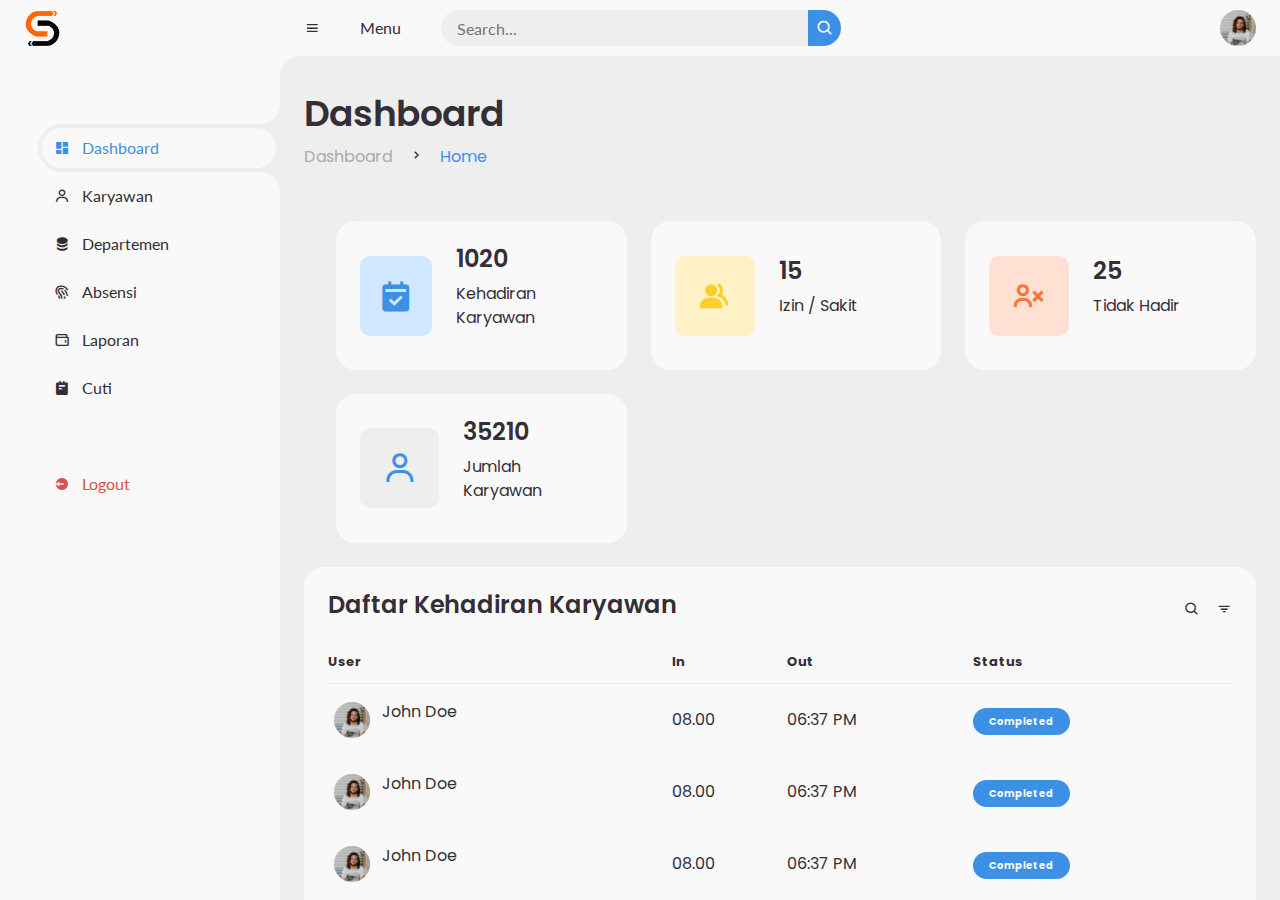
<file: index.html>
<!DOCTYPE html>
<html lang="en">

<head>
	<meta charset="UTF-8">
	<meta name="viewport" content="width=device-width, initial-scale=1.0">

	<!-- Boxicons -->
	<link href='https://unpkg.com/boxicons@2.0.9/css/boxicons.min.css' rel='stylesheet'>
	<!-- My CSS -->
	<link rel="stylesheet" href="style.css">
	<link href='bootstrap/css/bootstrap.css' rel='stylesheet'>
	<link rel="stylesheet" href="bootstrap/datatables/datatables.css">
	<link href="fontawesome/css/all.css" rel="stylesheet">
	<link rel="stylesheet" href="style.css">

	<title>PT. Solusi Prima Sentosa</title>
</head>

<body>


	<!-- SIDEBAR -->
	<section id="sidebar">
		<a href="#" class="brand">
			<img src="img/Logo.png" style="height: 35px; width: 35px; margin-left: 25px;">
		</a>
		<ul class="side-menu top">
			<li class="active">
				<a href="index.html">
					<i class='bx bxs-dashboard'></i>
					<span class="text">Dashboard</span>
				</a>
			</li>
			<li>
				<a href="karyawan.html">
					<i class='bx bx-user'></i>
					<span class="text">Karyawan</span>
				</a>
			</li>
			<li>
				<a href="departemen.html">
					<i class='bx bxs-data'></i>
					<span class="text">Departemen</span>
				</a>
			</li>
			<li>
				<a href="absensi.html">
					<i class='bx bx-fingerprint'></i>
					<span class="text">Absensi</span>
				</a>
			</li>
			<li>
				<a href="laporan.html">
					<i class='bx bx-wallet'></i>
					<span class="text">Laporan</span>
				</a>
			</li>
			<li>
				<a href="#">
					<i class='bx bxs-notepad'></i>
					<span class="text">Cuti</span>
				</a>
			</li>
		</ul>
		<ul class="side-menu">
			<li>
				<a href="login.html" class="logout">
					<i class='bx bxs-log-out-circle'></i>
					<span class="text">Logout</span>
				</a>
			</li>
		</ul>
	</section>
	<!-- SIDEBAR -->



	<!-- CONTENT -->
	<section id="content">
		<!-- NAVBAR -->
		<nav>
			<i class='bx bx-menu'></i>
			<a href="#" class="nav-link">Menu</a>
			<form action="#">
				<div class="form-input">
					<input type="search" placeholder="Search...">
					<button type="submit" class="search-btn"><i class='bx bx-search'></i></button>
				</div>
			</form>
			<input type="checkbox" id="switch-mode" hidden>
			<a href="#" class="profile">
				<img src="img/people.png">
			</a>
		</nav>
		<!-- NAVBAR -->

		<!-- MAIN -->
		<main>
			<div class="head-title">
				<div class="left">
					<h1>Dashboard</h1>
					<ul class="breadcrumb">
						<li>
							<a href="#">Dashboard</a>
						</li>
						<li><i class='bx bx-chevron-right'></i></li>
						<li>
							<a class="active" href="#">Home</a>
						</li>
					</ul>
				</div>
			</div>
			<ul class="box-info">
				<li>
					<i class='bx bxs-calendar-check'></i>
					<span class="text">
						<h3>1020</h3>
						<p>Kehadiran Karyawan</p>
					</span>
				</li>
				<li>
					<i class='bx bxs-group'></i>
					<span class="text">
						<h3>15</h3>
						<p>Izin / Sakit</p>
					</span>
				</li>
				<li>
					<i class='bx bx-user-x'></i>
					<span class="text">
						<h3>25</h3>
						<p>Tidak Hadir</p>
					</span>
				</li>
				<li>
					<i class='bx bx-user'></i>
					<span class="text">
						<h3>35210</h3>
						<p>Jumlah Karyawan</p>
					</span>
				</li>
			</ul>
			<div class="table-data">
				<div class="order">
					<div class="head">
						<h3>Daftar Kehadiran Karyawan</h3>
						<i class='bx bx-search'></i>
						<i class='bx bx-filter'></i>
					</div>
					<table>
						<thead>
							<tr>
								<th>User</th>
								<th>In</th>
								<th>Out</th>
								<th>Status</th>
							</tr>
						</thead>
						<tbody>
							<tr>
								<td>
									<img src="img/people.png">
									<p>John Doe</p>
								</td>
								<td>08.00</td>
								<td>06:37 PM</td>
								<td><span class="status completed">Completed</span></td>
							</tr>
							<tr>
								<td>
									<img src="img/people.png">
									<p>John Doe</p>
								</td>
								<td>08.00</td>
								<td>06:37 PM</td>
								<td><span class="status completed">Completed</span></td>
							</tr>
							<tr>
								<td>
									<img src="img/people.png">
									<p>John Doe</p>
								</td>
								<td>08.00</td>
								<td>06:37 PM</td>
								<td><span class="status completed">Completed</span></td>
							</tr>
							<tr>
								<td>
									<img src="img/people.png">
									<p>John Doe</p>
								</td>
								<td>08.00</td>
								<td>06:37 PM</td>
								<td><span class="status completed">Completed</span></td>
							</tr>
							<tr>
								<td>
									<img src="img/people.png">
									<p>John Doe</p>
								</td>
								<td>08.00</td>
								<td>06:37 PM</td>
								<td><span class="status completed">Completed</span></td>
							</tr>
							<tr>
								<td>
									<img src="img/people.png">
									<p>John Doe</p>
								</td>
								<td>08.00</td>
								<td>06:37 PM</td>
								<td><span class="status completed">Completed</span></td>
							</tr>
						</tbody>
					</table>
				</div>
			</div>
		</main>
		<!-- MAIN -->
	</section>
	<!-- CONTENT -->


	<script src="script.js"></script>
</body>

</html>
</file>
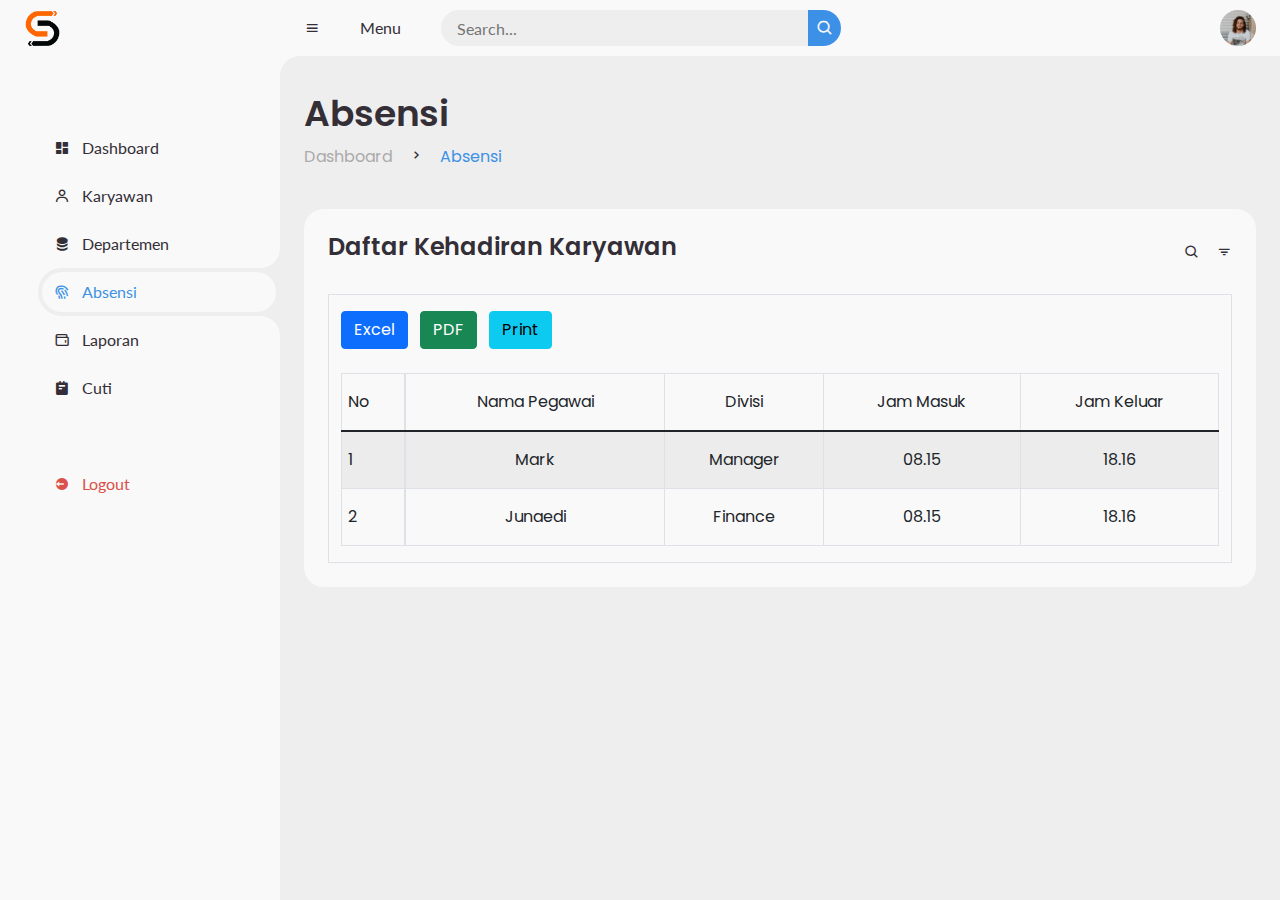
<file: absensi.html>
<!DOCTYPE html>
<html lang="en">

<head>
    <meta charset="UTF-8">
    <meta name="viewport" content="width=device-width, initial-scale=1.0">

    <!-- Boxicons -->
    <link href='https://unpkg.com/boxicons@2.0.9/css/boxicons.min.css' rel='stylesheet'>
    <!-- My CSS -->
    <link rel="stylesheet" href="style.css">
    <link href='bootstrap/css/bootstrap.css' rel='stylesheet'>
    <link rel="stylesheet" href="bootstrap/datatables/datatables.css">
    <link href="fontawesome/css/all.css" rel="stylesheet">
    <link rel="stylesheet" href="style.css">

    <title>PT. Solusi Prima Sentosa</title>
</head>

<body>


    <!-- SIDEBAR -->
    <section id="sidebar">
        <a href="#" class="brand">
            <img src="img/Logo.png" style="height: 35px; width: 35px; margin-left: 25px;">
        </a>
        <ul class="side-menu top">
            <li>
                <a href="index.html">
                    <i class='bx bxs-dashboard'></i>
                    <span class="text">Dashboard</span>
                </a>
            </li>
            <li>
                <a href="karyawan.html">
                    <i class='bx bx-user'></i>
                    <span class="text">Karyawan</span>
                </a>
            </li>
            <li>
                <a href="departemen.html">
                    <i class='bx bxs-data'></i>
                    <span class="text">Departemen</span>
                </a>
            </li>
            <li class="active">
                <a href="absensi.html">
                    <i class='bx bx-fingerprint'></i>
                    <span class="text">Absensi</span>
                </a>
            </li>
            <li>
                <a href="#">
                    <i class='bx bx-wallet'></i>
                    <span class="text">Laporan</span>
                </a>
            </li>
            <li>
                <a href="#">
                    <i class='bx bxs-notepad'></i>
                    <span class="text">Cuti</span>
                </a>
            </li>
        </ul>
        <ul class="side-menu">
            <li>
                <a href="login.html" class="logout">
                    <i class='bx bxs-log-out-circle'></i>
                    <span class="text">Logout</span>
                </a>
            </li>
        </ul>
    </section>
    <!-- SIDEBAR -->



    <!-- CONTENT -->
    <section id="content">
        <!-- NAVBAR -->
        <nav>
            <i class='bx bx-menu'></i>
            <a href="#" class="nav-link">Menu</a>
            <form action="#">
                <div class="form-input">
                    <input type="search" placeholder="Search...">
                    <button type="submit" class="search-btn"><i class='bx bx-search'></i></button>
                </div>
            </form>
            <input type="checkbox" id="switch-mode" hidden>
            <a href="#" class="profile">
                <img src="img/people.png">
            </a>
        </nav>
        <!-- NAVBAR -->

        <!-- MAIN -->
        <main>
            <div class="head-title">
                <div class="left">
                    <h1>Absensi</h1>
                    <ul class="breadcrumb">
                        <li>
                            <a href="#">Dashboard</a>
                        </li>
                        <li><i class='bx bx-chevron-right'></i></li>
                        <li>
                            <a class="active" href="index.html">Absensi</a>
                        </li>
                    </ul>
                </div>
            </div>
            <div class="table-data">
                <div class="order">
                    <div class="head">
                        <h3>Daftar Kehadiran Karyawan</h3>
                        <i class='bx bx-search'></i>
                        <i class='bx bx-filter'></i>
                    </div>
                    <!--Awal Carousel-->
                    <div class="container border mt-4 pt-3">
                        <a class='btn btn-primary me-2' href='index.html'>Excel</button></a>
                        <a class='btn btn-success me-2' href='index.html'>PDF</button></a>
                        <a class='btn btn-info me-2' href='index.html'>Print</button></a>
                        <br>
                        <br>
                        <table class="table table-striped table-bordered">
                            <thead>
                                <tr>
                                    <td>No</td>
                                    <td align="center">Nama Pegawai</td>
                                    <td align="center">Divisi</td>
                                    <td align="center">Jam Masuk</td>
                                    <td align="center">Jam Keluar</td>
                            <tbody>
                                <tr>
                                    <td > 1 </td>
                                    <td align="center"> Mark </td>
                                    <td align="center"> Manager </td>
                                    <td align="center"> 08.15</td>
                                    <td align="center"> 18.16</td>
                                </tr>
                                <tr>
                                    <td > 2 </td>
                                    <td align="center"> Junaedi </td>
                                    <td align="center"> Finance </td>
                                    <td align="center"> 08.15</td>
                                    <td align="center"> 18.16</td>
                                </tr>
                            </tbody>
                        </table>
                    </div>
                </div>
            </div>
        </main>
        <!-- MAIN -->
    </section>
    <!-- CONTENT -->


    <script src="script.js"></script>
</body>

</html>
</file>
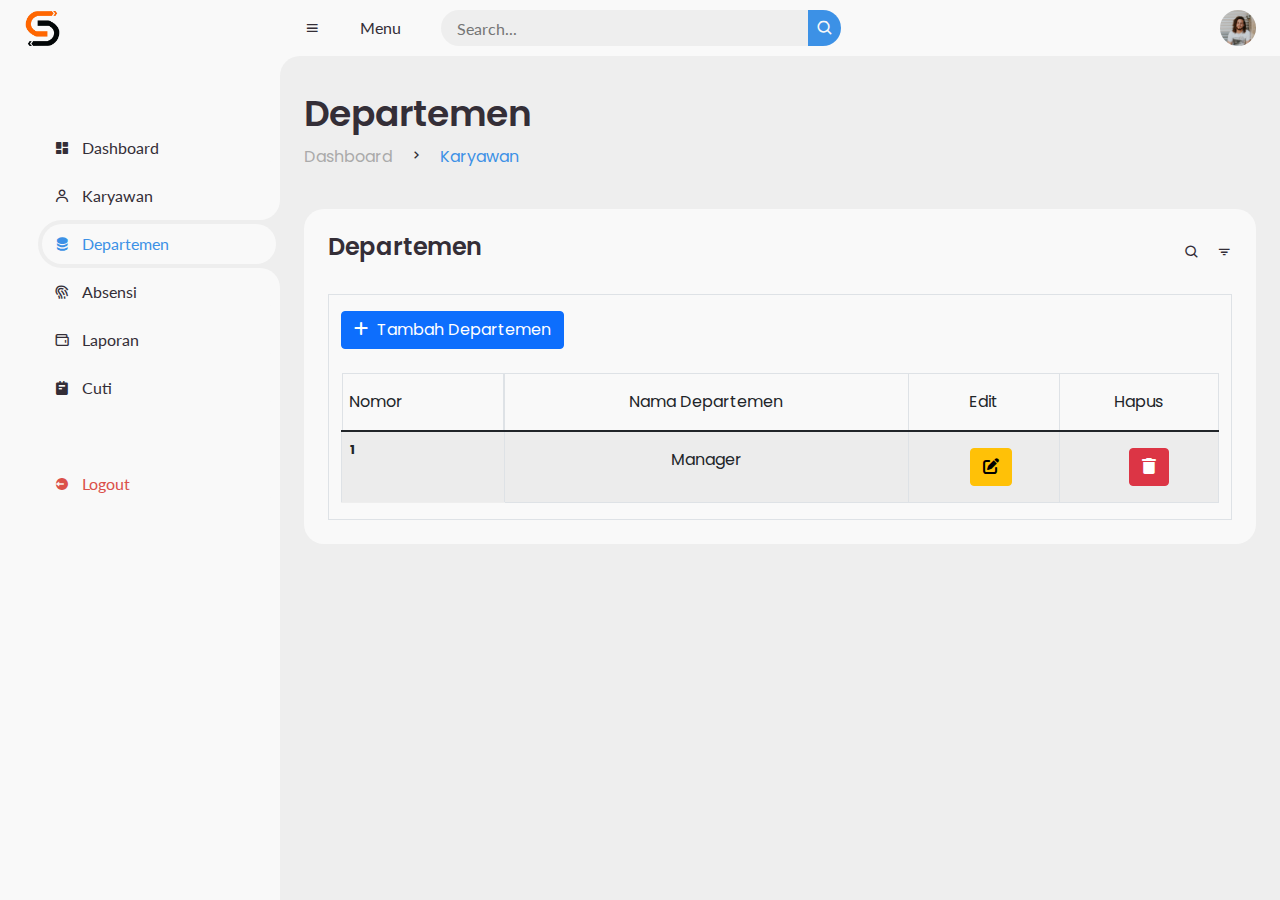
<file: departemen.html>
<!DOCTYPE html>
<html lang="en">

<head>
    <meta charset="UTF-8">
    <meta name="viewport" content="width=device-width, initial-scale=1.0">

    <!-- Boxicons -->
    <link href='https://unpkg.com/boxicons@2.0.9/css/boxicons.min.css' rel='stylesheet'>
    <!-- My CSS -->
    <link rel="stylesheet" href="style.css">
    <link href='bootstrap/css/bootstrap.css' rel='stylesheet'>
    <link rel="stylesheet" href="bootstrap/datatables/datatables.css">
    <link href="fontawesome/css/all.css" rel="stylesheet">
    <link rel="stylesheet" href="style.css">

    <title>PT. Solusi Prima Sentosa</title>
</head>

<body>


    <!-- SIDEBAR -->
    <section id="sidebar">
        <a href="#" class="brand">
            <img src="img/Logo.png" style="height: 35px; width: 35px; margin-left: 25px;">
        </a>
        <ul class="side-menu top">
            <li>
                <a href="index.html">
                    <i class='bx bxs-dashboard'></i>
                    <span class="text">Dashboard</span>
                </a>
            </li>
            <li>
                <a href="karyawan.html">
                    <i class='bx bx-user'></i>
                    <span class="text">Karyawan</span>
                </a>
            </li>
            <li class="active">
                <a href="./departemen.html">
                    <i class='bx bxs-data'></i>
                    <span class="text">Departemen</span>
                </a>
            </li>
            <li>
                <a href="absensi.html">
                    <i class='bx bx-fingerprint'></i>
                    <span class="text">Absensi</span>
                </a>
            </li>
            <li>
                <a href="#">
                    <i class='bx bx-wallet'></i>
                    <span class="text">Laporan</span>
                </a>
            </li>
            <li>
                <a href="#">
                    <i class='bx bxs-notepad'></i>
                    <span class="text">Cuti</span>
                </a>
            </li>
        </ul>
        <ul class="side-menu">
            <li>
                <a href="login.html" class="logout">
                    <i class='bx bxs-log-out-circle'></i>
                    <span class="text">Logout</span>
                </a>
            </li>
        </ul>
    </section>
    <!-- SIDEBAR -->



    <!-- CONTENT -->
    <section id="content">
        <!-- NAVBAR -->
        <nav>
            <i class='bx bx-menu'></i>
            <a href="#" class="nav-link">Menu</a>
            <form action="#">
                <div class="form-input">
                    <input type="search" placeholder="Search...">
                    <button type="submit" class="search-btn"><i class='bx bx-search'></i></button>
                </div>
            </form>
            <input type="checkbox" id="switch-mode" hidden>
            <a href="#" class="profile">
                <img src="img/people.png">
            </a>
        </nav>
        <!-- NAVBAR -->

        <!-- MAIN -->
        <main>
            <div class="head-title">
                <div class="left">
                    <h1>Departemen</h1>
                    <ul class="breadcrumb">
                        <li>
                            <a href="#">Dashboard</a>
                        </li>
                        <li><i class='bx bx-chevron-right'></i></li>
                        <li>
                            <a class="active" href="index.html">Karyawan</a>
                        </li>
                    </ul>
                </div>
            </div>
            <div class="table-data">
                <div class="order">
                    <div class="head">
                        <h3>Departemen</h3>
                        <i class='bx bx-search'></i>
                        <i class='bx bx-filter'></i>
                    </div>
                    <!--Awal Carousel-->
                    <div class="container border mt-4 pt-3">
                        <a class='btn btn-primary me-2' href='index.html' <button> <i
                                class='fa-solid fa-plus me-2'></i>Tambah Departemen</button></a>
                        <br>
                        <br>
                        <table class="table table-striped table-bordered">
                            <thead class="colspa">
                                <tr>
                                    <td>Nomor</td>
                                    <td align="center">Nama Departemen</td>
                                    <td align="center">Edit</td>
                                    <td align="center">Hapus</td>
                            <tbody>
                                <tr>
                                    <th scope="row"> 1 </th>
                                    <td align="center"> Manager </td>
                                    <td align="center" style="padding-left: 15px;"><a class='btn btn-warning'><i
                                                class='fa-solid fa-pen-to-square'></i></td>
                                    <td align="center" style="padding-left: 20px;"><a class='btn btn-danger'><i
                                                class='fa-solid fa-trash'></i></td>
                                </tr>
                            </tbody>
                        </table>
                    </div>
                </div>
            </div>
        </main>
        <!-- MAIN -->
    </section>
    <!-- CONTENT -->


    <script src="script.js"></script>
</body>

</html>
</file>
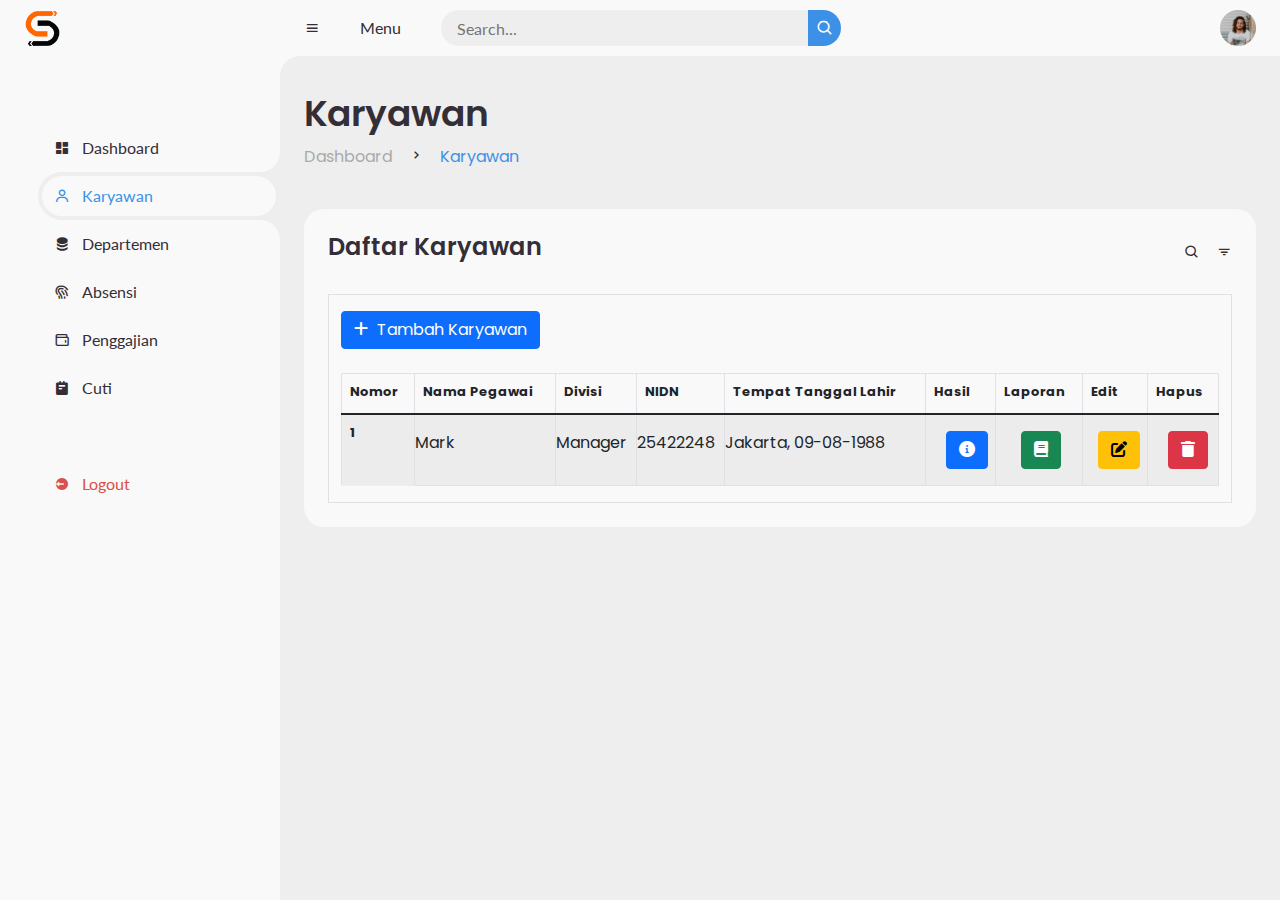
<file: karyawan.html>
<!DOCTYPE html>
<html lang="en">

<head>
    <meta charset="UTF-8">
    <meta name="viewport" content="width=device-width, initial-scale=1.0">

    <!-- Boxicons -->
    <link href='https://unpkg.com/boxicons@2.0.9/css/boxicons.min.css' rel='stylesheet'>
    <!-- My CSS -->
    <link rel="stylesheet" href="style.css">
    <link href='bootstrap/css/bootstrap.css' rel='stylesheet'>
    <link rel="stylesheet" href="bootstrap/datatables/datatables.css">
    <link href="fontawesome/css/all.css" rel="stylesheet">
    <link rel="stylesheet" href="style.css">

    <title>PT. Solusi Prima Sentosa</title>
</head>

<body>


    <!-- SIDEBAR -->
    <section id="sidebar">
        <a href="#" class="brand">
            <img src="img/Logo.png" style="height: 35px; width: 35px; margin-left: 25px;">
        </a>
        <ul class="side-menu top">
            <li>
                <a href="index.html">
                    <i class='bx bxs-dashboard'></i>
                    <span class="text">Dashboard</span>
                </a>
            </li>
            <li class="active">
                <a href="karyawan.html">
                    <i class='bx bx-user'></i>
                    <span class="text">Karyawan</span>
                </a>
            </li>
            <li>
                <a href="departemen.html">
                    <i class='bx bxs-data'></i>
                    <span class="text">Departemen</span>
                </a>
            </li>
            <li>
                <a href="#">
                    <i class='bx bx-fingerprint'></i>
                    <span class="text">Absensi</span>
                </a>
            </li>
            <li>
                <a href="#">
                    <i class='bx bx-wallet'></i>
                    <span class="text">Penggajian</span>
                </a>
            </li>
            <li>
                <a href="#">
                    <i class='bx bxs-notepad'></i>
                    <span class="text">Cuti</span>
                </a>
            </li>
        </ul>
        <ul class="side-menu">
            <li>
                <a href="login.html" class="logout">
                    <i class='bx bxs-log-out-circle'></i>
                    <span class="text">Logout</span>
                </a>
            </li>
        </ul>
    </section>
    <!-- SIDEBAR -->



    <!-- CONTENT -->
    <section id="content">
        <!-- NAVBAR -->
        <nav>
            <i class='bx bx-menu'></i>
            <a href="#" class="nav-link">Menu</a>
            <form action="#">
                <div class="form-input">
                    <input type="search" placeholder="Search...">
                    <button type="submit" class="search-btn"><i class='bx bx-search'></i></button>
                </div>
            </form>
            <input type="checkbox" id="switch-mode" hidden>
            <a href="#" class="profile">
                <img src="img/people.png">
            </a>
        </nav>
        <!-- NAVBAR -->

        <!-- MAIN -->
        <main>
            <div class="head-title">
                <div class="left">
                    <h1>Karyawan</h1>
                    <ul class="breadcrumb">
                        <li>
                            <a href="#">Dashboard</a>
                        </li>
                        <li><i class='bx bx-chevron-right'></i></li>
                        <li>
                            <a class="active" href="index.html">Karyawan</a>
                        </li>
                    </ul>
                </div>
            </div>
            <div class="table-data">
                <div class="order">
                    <div class="head">
                        <h3>Daftar Karyawan</h3>
                        <i class='bx bx-search'></i>
                        <i class='bx bx-filter'></i>
                    </div>
                            <!--Awal Carousel-->
                            <div class="container border mt-4 pt-3">
                                <a class='btn btn-primary me-2' href='index.html' <button> <i class='fa-solid fa-plus me-2'></i>Tambah
                                    Karyawan</button></a>
                                <br>
                                <br>
                                <table class="table table-striped table-bordered">
                                    <thead>
                                        <tr>
                                            <th scope="col">Nomor</th>
                                            <th colspan="1">Nama Pegawai</th>
                                            <th colspan="2">Divisi</th>
                                            <th scope="col">NIDN</th>
                                            <th colspan="4">Tempat Tanggal Lahir</th>
                                            <th scope="col">Hasil</th>
                                            <th scope="col">Laporan</th>
                                            <th scope="col">Edit</th>
                                            <th scope="col">Hapus</th>
                                    <tbody>
                                        <tr>
                                            <th scope="row"> 1 </th>
                                            <td colspan="2"> Mark </td>
                                            <td> Manager </td>
                                            <td>25422248</td>
                                            <td colspan="4">Jakarta, 09-08-1988</td>
                                            <td style="padding-left: 20px;"><a class='btn btn-primary'><i
                                                        class="fa-solid fa-circle-info"></i></td>
                                            <td style="padding-left: 25px;"><a class='btn btn-success'><i class='fa-solid fa-book'></i></td>
                                            <td style="padding-left: 15px;"><a class='btn btn-warning'><i
                                                        class='fa-solid fa-pen-to-square'></i></td>
                                            <td style="padding-left: 20px;"><a class='btn btn-danger'><i class='fa-solid fa-trash'></i></td>
                                        </tr>
                                    </tbody>
                                </table>
                            </div>
                </div>
            </div>
        </main>
        <!-- MAIN -->
    </section>
    <!-- CONTENT -->


    <script src="script.js"></script>
</body>

</html>
</file>
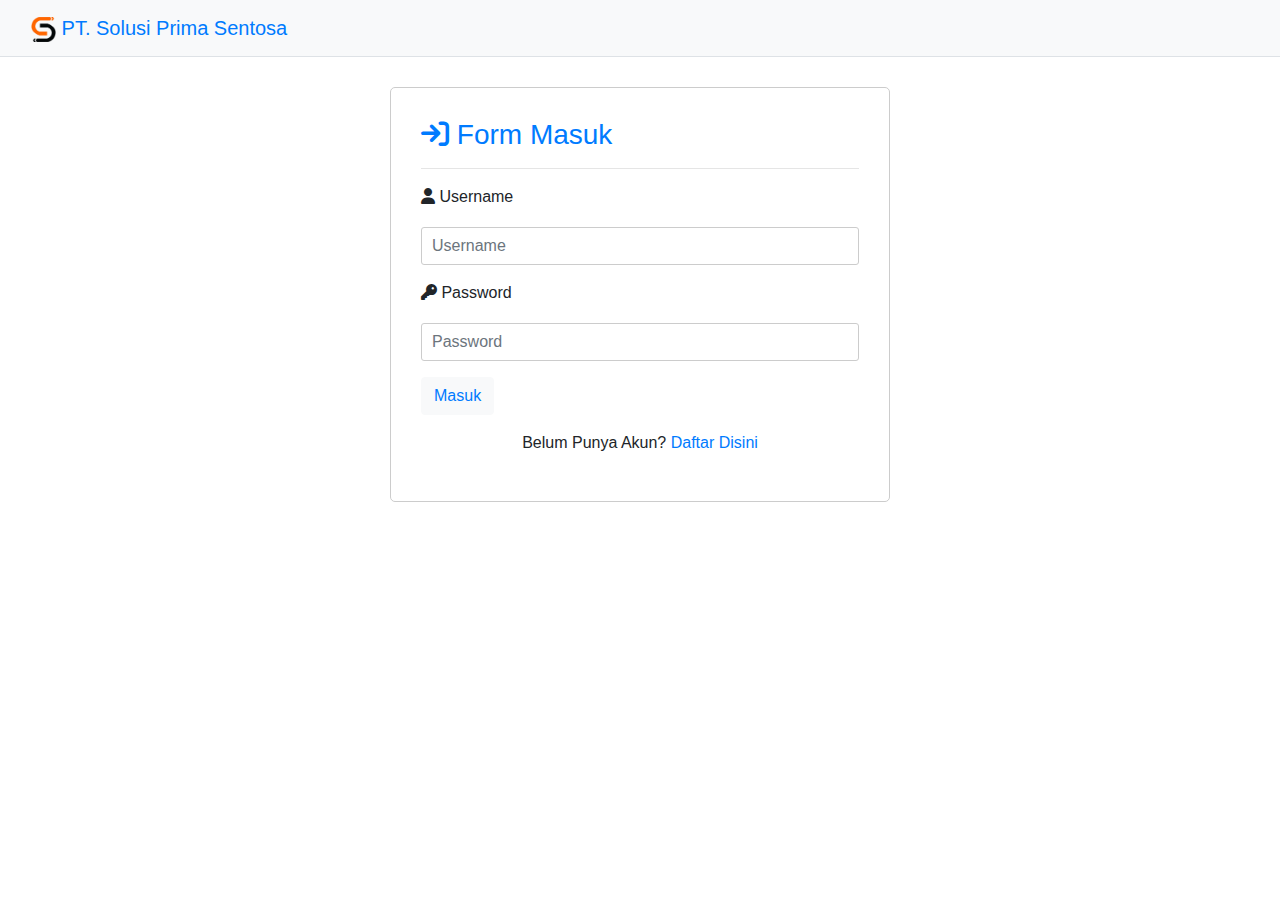
<file: login.html>
<!DOCTYPE html>
<html lang="en">

<head>
    <meta charset="UTF-8">
    <meta name="viewport" content="width=device-width, initial-scale=1.0">
    <title>Login Form</title>
    <link rel="stylesheet" href="https://maxcdn.bootstrapcdn.com/bootstrap/4.5.2/css/bootstrap.min.css">
    <link rel="stylesheet" href="https://cdnjs.cloudflare.com/ajax/libs/font-awesome/6.5.1/css/all.min.css">
    <script src="https://ajax.googleapis.com/ajax/libs/jquery/3.5.1/jquery.min.js"></script>
    <script src="https://cdnjs.cloudflare.com/ajax/libs/popper.js/1.16.0/umd/popper.min.js"></script>
    <script src="https://maxcdn.bootstrapcdn.com/bootstrap/4.5.2/js/bootstrap.min.js"></script>
    <style>
        .login-form {
            width: 100%;
            max-width: 500px;
            margin: 30px auto;
            padding: 30px;
            border: 1px solid #ccc;
            border-radius: 5px;
        }

        .login-form input[type="text"],
        .login-form input[type="password"] {
            width: 100%;
            padding: 10px;
            margin: 10px 0;
            border: 1px solid #ccc;
            border-radius: 3px;
        }
    </style>
</head> 

<body>
<nav class="navbar navbar-light bg-light border-bottom">
    <div class="container-fluid">
        <a class="navbar-brand text-primary" href="#"><img src="img/Logo.png" style="height: 25px; width: 25px;"> PT. Solusi Prima Sentosa </a>
    </div>
</nav>
    <div class="login-form">
        <form action="/login" method="post">
            <h3 class="text-primary"><i class="fa-solid fa-arrow-right-to-bracket"></i> Form Masuk </h3>
            <hr>
            <div class="form-group">
                <label for="username"><i class="fa-solid fa-user"></i> Username </label>
                <input type="text" class="form-control" id="username" name="username" placeholder="Username">
            </div>
            <div class="form-group">
                <label for="password"><i class="fa-solid fa-key"></i> Password </label>
                <input type="password" class="form-control" id="password" name="password" placeholder="Password">
            </div>
            <div class="form-group">
                <button type="submit" class="btn btn-light"><a href="index.html">Masuk</a></button>
            </div>
            <p>
                <center>Belum Punya Akun? <a href="register.html"> Daftar Disini</center>
            </p>
        </form>
    </div>

</body>

</html>
</file>
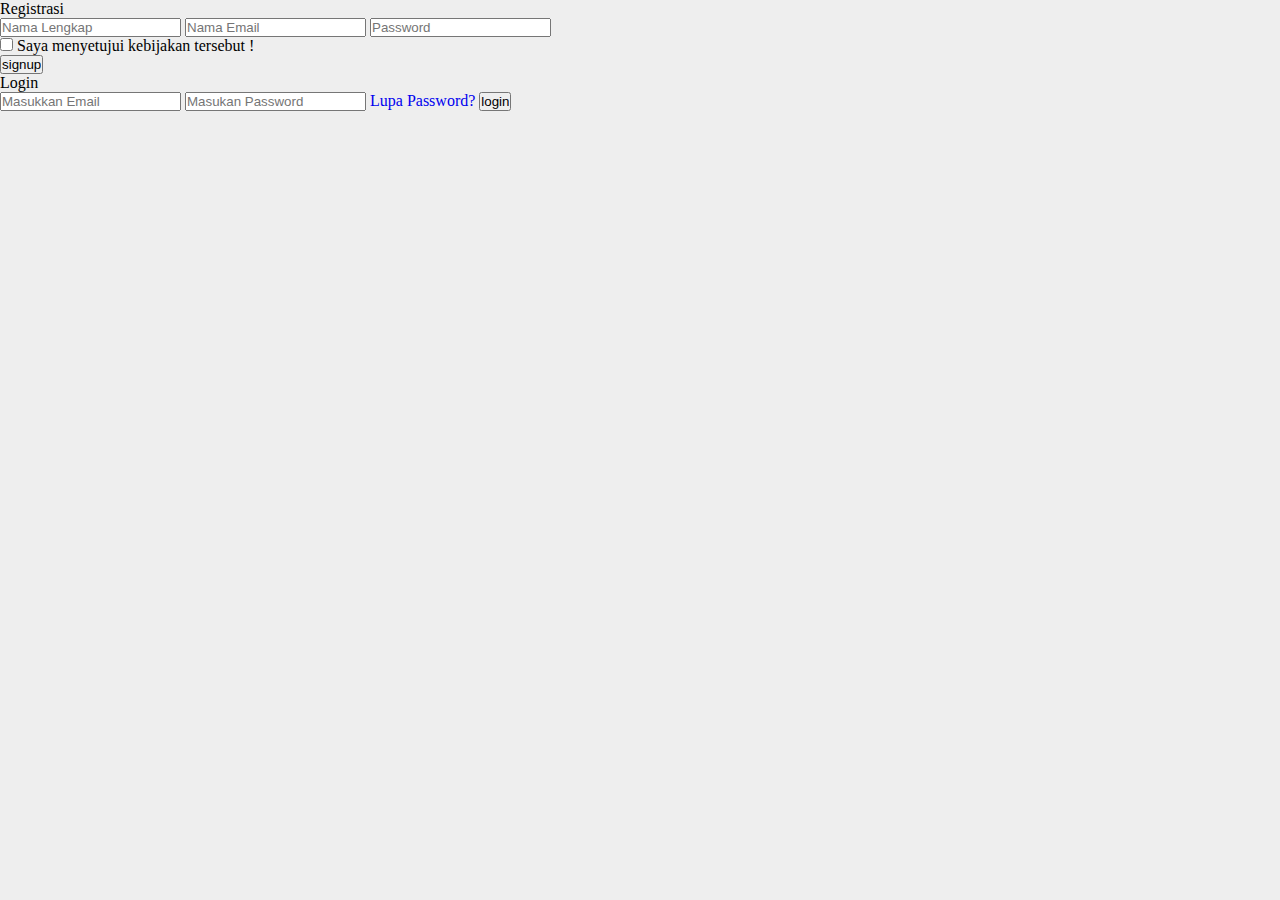
<file: register.html>
<!DOCTYPE html>
<html lang="en">
<head>
    <meta charset="UTF-8">
    <meta name="viewport" content="width=device-width, initial-scale=1.0">
    <title>Registrasi Dan Login</title>
    <link rel="stylesheet" href="style.css">
</head>
<body>
    <section class="wrapper">
        <div class="form registrasi">
            <header>Registrasi</header>
            <form action="#">
                <input type="text" placeholder="Nama Lengkap" required/>
                <input type="text" placeholder="Nama Email" required/>
                <input type="password" placeholder="Password" required/>
                <div class="checkbox">
                    <input type="checkbox" name="" id="signupchek">
                    <label for="signupchek">Saya menyetujui kebijakan tersebut !</label>

                </div>
                <input type="submit" value="signup">
            </form>
        </div>
        <div class="form login">
            <header>Login</header>
            <form action="#">
                <input type="text" placeholder="Masukkan Email" required />
                <input type="password" placeholder="Masukan Password" required />
                <a href="#">Lupa Password?</a>
                <input type="submit" value="login">
            </form>
        </div>
        <script>
            const wrapper=document.querySelector(".wrapper"),
            signupheader=document.querySelector(".signup header"),
            loginheader=document.querySelector(".login header");

            loginheader.addEventListener("click", ()=>{
                wrapper.classList.add("active");
            });
            signupheader.addEventListener("click", ()=>{
                wrapper.classList.add("active");
            });
        </script>
    </section>
</body>
</html>
</file>
<file: style.css>
@import url('https://fonts.googleapis.com/css2?family=Lato:wght@400;700&family=Poppins:wght@400;500;600;700&display=swap');

* {
	margin: 0;
	padding: 0;
	box-sizing: border-box;
}

a {
	text-decoration: none;
}

li {
	list-style: none;
}

:root {
	--poppins: 'Poppins', sans-serif;
	--lato: 'Lato', sans-serif;

	--light: #F9F9F9;
	--blue: #3C91E6;
	--light-blue: #CFE8FF;
	--grey: #eee;
	--dark-grey: #AAAAAA;
	--dark: #342E37;
	--red: #DB504A;
	--yellow: #FFCE26;
	--light-yellow: #FFF2C6;
	--orange: #FD7238;
	--light-orange: #FFE0D3;
}

html {
	overflow-x: hidden;
}

body {
	background: var(--grey);
	overflow-x: hidden;
}

/* SIDEBAR */
#sidebar {
	position: fixed;
	top: 0;
	left: 0;
	width: 280px;
	height: 100%;
	background: var(--light);
	z-index: 2000;
	font-family: var(--lato);
	transition: .3s ease;
	overflow-x: hidden;
	scrollbar-width: none;
}
#sidebar::--webkit-scrollbar {
	display: none;
}
#sidebar.hide {
	width: 60px;
}
#sidebar .brand {
	font-size: 24px;
	font-weight: 700;
	height: 56px;
	display: flex;
	align-items: center;
	color: var(--blue);
	position: sticky;
	top: 0;
	left: 0;
	background: var(--light);
	z-index: 500;
	padding-bottom: 20px;
	box-sizing: content-box;
}
#sidebar .brand .bx {
	min-width: 60px;
	display: flex;
	justify-content: center;
}
#sidebar .side-menu {
	width: 100%;
	margin-top: 48px;
}
#sidebar .side-menu li {
	height: 48px;
	background: transparent;
	margin-left: 6px;
	border-radius: 48px 0 0 48px;
	padding: 4px;
}
#sidebar .side-menu li.active {
	background: var(--grey);
	position: relative;
}
#sidebar .side-menu li.active::before {
	content: '';
	position: absolute;
	width: 40px;
	height: 40px;
	border-radius: 50%;
	top: -40px;
	right: 0;
	box-shadow: 20px 20px 0 var(--grey);
	z-index: -1;
}
#sidebar .side-menu li.active::after {
	content: '';
	position: absolute;
	width: 40px;
	height: 40px;
	border-radius: 50%;
	bottom: -40px;
	right: 0;
	box-shadow: 20px -20px 0 var(--grey);
	z-index: -1;
}
#sidebar .side-menu li a {
	width: 100%;
	height: 100%;
	background: var(--light);
	display: flex;
	align-items: center;
	border-radius: 48px;
	font-size: 16px;
	color: var(--dark);
	white-space: nowrap;
	overflow-x: hidden;
}
#sidebar .side-menu.top li.active a {
	color: var(--blue);
}
#sidebar.hide .side-menu li a {
	width: calc(48px - (4px * 2));
	transition: width .3s ease;
}
#sidebar .side-menu li a.logout {
	color: var(--red);
}
#sidebar .side-menu.top li a:hover {
	color: var(--blue);
}
#sidebar .side-menu li a .bx {
	min-width: calc(60px  - ((4px + 6px) * 2));
	display: flex;
	justify-content: center;
}
/* SIDEBAR */

/* CONTENT */
#content {
	position: relative;
	width: calc(100% - 280px);
	left: 280px;
	transition: .3s ease;
}
#sidebar.hide ~ #content {
	width: calc(100% - 60px);
	left: 60px;
}

/* NAVBAR */
#content nav {
	height: 56px;
	background: var(--light);
	padding: 0 24px;
	display: flex;
	align-items: center;
	grid-gap: 24px;
	font-family: var(--lato);
	position: sticky;
	top: 0;
	left: 0;
	z-index: 1000;
}
#content nav::before {
	content: '';
	position: absolute;
	width: 40px;
	height: 40px;
	bottom: -40px;
	left: 0;
	border-radius: 50%;
	box-shadow: -20px -20px 0 var(--light);
}
#content nav a {
	color: var(--dark);
}
#content nav .bx.bx-menu {
	cursor: pointer;
	color: var(--dark);
}
#content nav .nav-link {
	font-size: 16px;
	transition: .3s ease;
}
#content nav .nav-link:hover {
	color: var(--blue);
}
#content nav form {
	max-width: 400px;
	width: 100%;
	margin-right: auto;
}
#content nav form .form-input {
	display: flex;
	align-items: center;
	height: 36px;
}
#content nav form .form-input input {
	flex-grow: 1;
	padding: 0 16px;
	height: 100%;
	border: none;
	background: var(--grey);
	border-radius: 36px 0 0 36px;
	outline: none;
	width: 100%;
	color: var(--dark);
}
#content nav form .form-input button {
	width: 36px;
	height: 100%;
	display: flex;
	justify-content: center;
	align-items: center;
	background: var(--blue);
	color: var(--light);
	font-size: 18px;
	border: none;
	outline: none;
	border-radius: 0 36px 36px 0;
	cursor: pointer;
}
#content nav .notification {
	font-size: 20px;
	position: relative;
}
#content nav .notification .num {
	position: absolute;
	top: -6px;
	right: -6px;
	width: 20px;
	height: 20px;
	border-radius: 50%;
	border: 2px solid var(--light);
	background: var(--red);
	color: var(--light);
	font-weight: 700;
	font-size: 12px;
	display: flex;
	justify-content: center;
	align-items: center;
}
#content nav .profile img {
	width: 36px;
	height: 36px;
	object-fit: cover;
	border-radius: 50%;
}
#content nav .switch-mode {
	display: block;
	min-width: 50px;
	height: 25px;
	border-radius: 25px;
	background: var(--grey);
	cursor: pointer;
	position: relative;
}
#content nav .switch-mode::before {
	content: '';
	position: absolute;
	top: 2px;
	left: 2px;
	bottom: 2px;
	width: calc(25px - 4px);
	background: var(--blue);
	border-radius: 50%;
	transition: all .3s ease;
}
#content nav #switch-mode:checked + .switch-mode::before {
	left: calc(100% - (25px - 4px) - 2px);
}
/* NAVBAR */

/* MAIN */
#content main {
	width: 100%;
	padding: 36px 24px;
	font-family: var(--poppins);
	max-height: calc(100vh - 56px);
	overflow-y: auto;
}
#content main .head-title {
	display: flex;
	align-items: center;
	justify-content: space-between;
	grid-gap: 16px;
	flex-wrap: wrap;
}
#content main .head-title .left h1 {
	font-size: 36px;
	font-weight: 600;
	margin-bottom: 10px;
	color: var(--dark);
}
#content main .head-title .left .breadcrumb {
	display: flex;
	align-items: center;
	grid-gap: 16px;
}
#content main .head-title .left .breadcrumb li {
	color: var(--dark);
}
#content main .head-title .left .breadcrumb li a {
	color: var(--dark-grey);
	pointer-events: none;
}
#content main .head-title .left .breadcrumb li a.active {
	color: var(--blue);
	pointer-events: unset;
}
#content main .head-title .btn-download {
	height: 36px;
	padding: 0 16px;
	border-radius: 36px;
	background: var(--blue);
	color: var(--light);
	display: flex;
	justify-content: center;
	align-items: center;
	grid-gap: 10px;
	font-weight: 500;
}

#content main .box-info {
	display: grid;
	grid-template-columns: repeat(auto-fit, minmax(240px, 1fr));
	grid-gap: 24px;
	margin-top: 36px;
}
#content main .box-info li {
	padding: 24px;
	background: var(--light);
	border-radius: 20px;
	display: flex;
	align-items: center;
	grid-gap: 24px;
}
#content main .box-info li .bx {
	width: 80px;
	height: 80px;
	border-radius: 10px;
	font-size: 36px;
	display: flex;
	justify-content: center;
	align-items: center;
}
#content main .box-info li:nth-child(1) .bx {
	background: var(--light-blue);
	color: var(--blue);
}
#content main .box-info li:nth-child(2) .bx {
	background: var(--light-yellow);
	color: var(--yellow);
}
#content main .box-info li:nth-child(3) .bx {
	background: var(--light-orange);
	color: var(--orange);
}
#content main .box-info li:nth-child(4) .bx {
	background: var(--grey);
	color: var(--blue);
}
#content main .box-info li .text h3 {
	font-size: 24px;
	font-weight: 600;
	color: var(--dark);
}
#content main .box-info li .text p {
	color: var(--dark);	
}

#content main .table-data {
	display: flex;
	flex-wrap: wrap;
	grid-gap: 24px;
	margin-top: 24px;
	width: 100%;
	color: var(--dark);
}
#content main .table-data > div {
	border-radius: 20px;
	background: var(--light);
	padding: 24px;
	overflow-x: auto;
}
#content main .table-data .head {
	display: flex;
	align-items: center;
	grid-gap: 16px;
	margin-bottom: 24px;
}
#content main .table-data .head h3 {
	margin-right: auto;
	font-size: 24px;
	font-weight: 600;
}
#content main .table-data .head .bx {
	cursor: pointer;
}

#content main .table-data .order {
	flex-grow: 1;
	flex-basis: 500px;
}
#content main .table-data .order table {
	width: 100%;
	border-collapse: collapse;
}
#content main .table-data .order table th {
	padding-bottom: 12px;
	font-size: 13px;
	text-align: left;
	border-bottom: 1px solid var(--grey);
}
#content main .table-data .order table td {
	padding: 16px 0;
}
#content main .table-data .order table tr td:first-child {
	display: flex;
	align-items: center;
	grid-gap: 12px;
	padding-left: 6px;
}
#content main .table-data .order table td img {
	width: 36px;
	height: 36px;
	border-radius: 50%;
	object-fit: cover;
}
#content main .table-data .order table tbody tr:hover {
	background: var(--grey);
}
#content main .table-data .order table tr td .status {
	font-size: 10px;
	padding: 6px 16px;
	color: var(--light);
	border-radius: 20px;
	font-weight: 700;
}
#content main .table-data .order table tr td .status.completed {
	background: var(--blue);
}
#content main .table-data .order table tr td .status.process {
	background: var(--yellow);
}
#content main .table-data .order table tr td .status.pending {
	background: var(--orange);
}

/* MAIN */







@media screen and (max-width: 768px) {
	#sidebar {
		width: 200px;
	}

	#content {
		width: calc(100% - 60px);
		left: 200px;
	}

	#content nav .nav-link {
		display: none;
	}
}






@media screen and (max-width: 576px) {
	#content nav form .form-input input {
		display: none;
	}

	#content nav form .form-input button {
		width: auto;
		height: auto;
		background: transparent;
		border-radius: none;
		color: var(--dark);
	}

	#content nav form.show .form-input input {
		display: block;
		width: 100%;
	}
	#content nav form.show .form-input button {
		width: 36px;
		height: 100%;
		border-radius: 0 36px 36px 0;
		color: var(--light);
		background: var(--red);
	}

	#content nav form.show ~ .notification,
	#content nav form.show ~ .profile {
		display: none;
	}

	#content main .box-info {
		grid-template-columns: 1fr;
	}

	#content main .table-data .head {
		min-width: 420px;
	}
	#content main .table-data .order table {
		min-width: 420px;
	}
	#content main .table-data .todo .todo-list {
		min-width: 420px;
	}
}
</file>
<file: bootstrap/datatables/datatables.css>
/*
 * This combined file was created by the DataTables downloader builder:
 *   https://datatables.net/download
 *
 * To rebuild or modify this file with the latest versions of the included
 * software please visit:
 *   https://datatables.net/download/#bs5/dt-1.11.5
 *
 * Included libraries:
 *   DataTables 1.11.5
 */

@charset "UTF-8";
table.dataTable th.dt-left,
table.dataTable td.dt-left {
  text-align: left;
}
table.dataTable th.dt-center,
table.dataTable td.dt-center,
table.dataTable td.dataTables_empty {
  text-align: center;
}
table.dataTable th.dt-right,
table.dataTable td.dt-right {
  text-align: right;
}
table.dataTable th.dt-justify,
table.dataTable td.dt-justify {
  text-align: justify;
}
table.dataTable th.dt-nowrap,
table.dataTable td.dt-nowrap {
  white-space: nowrap;
}
table.dataTable thead th.dt-head-left,
table.dataTable thead td.dt-head-left,
table.dataTable tfoot th.dt-head-left,
table.dataTable tfoot td.dt-head-left {
  text-align: left;
}
table.dataTable thead th.dt-head-center,
table.dataTable thead td.dt-head-center,
table.dataTable tfoot th.dt-head-center,
table.dataTable tfoot td.dt-head-center {
  text-align: center;
}
table.dataTable thead th.dt-head-right,
table.dataTable thead td.dt-head-right,
table.dataTable tfoot th.dt-head-right,
table.dataTable tfoot td.dt-head-right {
  text-align: right;
}
table.dataTable thead th.dt-head-justify,
table.dataTable thead td.dt-head-justify,
table.dataTable tfoot th.dt-head-justify,
table.dataTable tfoot td.dt-head-justify {
  text-align: justify;
}
table.dataTable thead th.dt-head-nowrap,
table.dataTable thead td.dt-head-nowrap,
table.dataTable tfoot th.dt-head-nowrap,
table.dataTable tfoot td.dt-head-nowrap {
  white-space: nowrap;
}
table.dataTable tbody th.dt-body-left,
table.dataTable tbody td.dt-body-left {
  text-align: left;
}
table.dataTable tbody th.dt-body-center,
table.dataTable tbody td.dt-body-center {
  text-align: center;
}
table.dataTable tbody th.dt-body-right,
table.dataTable tbody td.dt-body-right {
  text-align: right;
}
table.dataTable tbody th.dt-body-justify,
table.dataTable tbody td.dt-body-justify {
  text-align: justify;
}
table.dataTable tbody th.dt-body-nowrap,
table.dataTable tbody td.dt-body-nowrap {
  white-space: nowrap;
}
table.dataTable td.dt-control {
  text-align: center;
  cursor: pointer;
}
table.dataTable td.dt-control:before {
  height: 1em;
  width: 1em;
  margin-top: -9px;
  display: inline-block;
  color: white;
  border: 0.15em solid white;
  border-radius: 1em;
  box-shadow: 0 0 0.2em #444;
  box-sizing: content-box;
  text-align: center;
  text-indent: 0 !important;
  font-family: "Courier New", Courier, monospace;
  line-height: 1em;
  content: "+";
  background-color: #31b131;
}
table.dataTable tr.dt-hasChild td.dt-control:before {
  content: "-";
  background-color: #d33333;
}

/*! Bootstrap 5 integration for DataTables
 *
 * ©2020 SpryMedia Ltd, all rights reserved.
 * License: MIT datatables.net/license/mit
 */
table.dataTable {
  clear: both;
  margin-top: 6px !important;
  margin-bottom: 6px !important;
  max-width: none !important;
  border-collapse: separate !important;
  border-spacing: 0;
}
table.dataTable td,
table.dataTable th {
  -webkit-box-sizing: content-box;
  box-sizing: content-box;
}
table.dataTable td.dataTables_empty,
table.dataTable th.dataTables_empty {
  text-align: center;
}
table.dataTable.nowrap th,
table.dataTable.nowrap td {
  white-space: nowrap;
}

div.dataTables_wrapper div.dataTables_length label {
  font-weight: normal;
  text-align: left;
  white-space: nowrap;
}
div.dataTables_wrapper div.dataTables_length select {
  width: auto;
  display: inline-block;
}
div.dataTables_wrapper div.dataTables_filter {
  text-align: right;
}
div.dataTables_wrapper div.dataTables_filter label {
  font-weight: normal;
  white-space: nowrap;
  text-align: left;
}
div.dataTables_wrapper div.dataTables_filter input {
  margin-left: 0.5em;
  display: inline-block;
  width: auto;
}
div.dataTables_wrapper div.dataTables_info {
  padding-top: 0.85em;
}
div.dataTables_wrapper div.dataTables_paginate {
  margin: 0;
  white-space: nowrap;
  text-align: right;
}
div.dataTables_wrapper div.dataTables_paginate ul.pagination {
  margin: 2px 0;
  white-space: nowrap;
  justify-content: flex-end;
}
div.dataTables_wrapper div.dataTables_processing {
  position: absolute;
  top: 50%;
  left: 50%;
  width: 200px;
  margin-left: -100px;
  margin-top: -26px;
  text-align: center;
  padding: 1em 0;
}

table.dataTable > thead > tr > th:active,
table.dataTable > thead > tr > td:active {
  outline: none;
}
table.dataTable > thead > tr > th:not(.sorting_disabled),
table.dataTable > thead > tr > td:not(.sorting_disabled) {
  padding-right: 30px;
}
table.dataTable > thead .sorting,
table.dataTable > thead .sorting_asc,
table.dataTable > thead .sorting_desc,
table.dataTable > thead .sorting_asc_disabled,
table.dataTable > thead .sorting_desc_disabled {
  cursor: pointer;
  position: relative;
}
table.dataTable > thead .sorting:before, table.dataTable > thead .sorting:after,
table.dataTable > thead .sorting_asc:before,
table.dataTable > thead .sorting_asc:after,
table.dataTable > thead .sorting_desc:before,
table.dataTable > thead .sorting_desc:after,
table.dataTable > thead .sorting_asc_disabled:before,
table.dataTable > thead .sorting_asc_disabled:after,
table.dataTable > thead .sorting_desc_disabled:before,
table.dataTable > thead .sorting_desc_disabled:after {
  position: absolute;
  bottom: 0.5em;
  display: block;
  opacity: 0.3;
}
table.dataTable > thead .sorting:before,
table.dataTable > thead .sorting_asc:before,
table.dataTable > thead .sorting_desc:before,
table.dataTable > thead .sorting_asc_disabled:before,
table.dataTable > thead .sorting_desc_disabled:before {
  right: 1em;
  content: "↑";
}
table.dataTable > thead .sorting:after,
table.dataTable > thead .sorting_asc:after,
table.dataTable > thead .sorting_desc:after,
table.dataTable > thead .sorting_asc_disabled:after,
table.dataTable > thead .sorting_desc_disabled:after {
  right: 0.5em;
  content: "↓";
}
table.dataTable > thead .sorting_asc:before,
table.dataTable > thead .sorting_desc:after {
  opacity: 1;
}
table.dataTable > thead .sorting_asc_disabled:before,
table.dataTable > thead .sorting_desc_disabled:after {
  opacity: 0;
}

div.dataTables_scrollHead table.dataTable {
  margin-bottom: 0 !important;
}

div.dataTables_scrollBody > table {
  border-top: none;
  margin-top: 0 !important;
  margin-bottom: 0 !important;
}
div.dataTables_scrollBody > table > thead .sorting:before,
div.dataTables_scrollBody > table > thead .sorting_asc:before,
div.dataTables_scrollBody > table > thead .sorting_desc:before,
div.dataTables_scrollBody > table > thead .sorting:after,
div.dataTables_scrollBody > table > thead .sorting_asc:after,
div.dataTables_scrollBody > table > thead .sorting_desc:after {
  display: none;
}
div.dataTables_scrollBody > table > tbody tr:first-child th,
div.dataTables_scrollBody > table > tbody tr:first-child td {
  border-top: none;
}

div.dataTables_scrollFoot > .dataTables_scrollFootInner {
  box-sizing: content-box;
}
div.dataTables_scrollFoot > .dataTables_scrollFootInner > table {
  margin-top: 0 !important;
  border-top: none;
}

@media screen and (max-width: 767px) {
  div.dataTables_wrapper div.dataTables_length,
div.dataTables_wrapper div.dataTables_filter,
div.dataTables_wrapper div.dataTables_info,
div.dataTables_wrapper div.dataTables_paginate {
    text-align: center;
  }
  div.dataTables_wrapper div.dataTables_paginate ul.pagination {
    justify-content: center !important;
  }
}
table.dataTable.table-sm > thead > tr > th:not(.sorting_disabled) {
  padding-right: 20px;
}
table.dataTable.table-sm .sorting:before,
table.dataTable.table-sm .sorting_asc:before,
table.dataTable.table-sm .sorting_desc:before {
  top: 5px;
  right: 0.85em;
}
table.dataTable.table-sm .sorting:after,
table.dataTable.table-sm .sorting_asc:after,
table.dataTable.table-sm .sorting_desc:after {
  top: 5px;
}

table.table-bordered.dataTable {
  border-right-width: 0;
}
table.table-bordered.dataTable thead tr:first-child th,
table.table-bordered.dataTable thead tr:first-child td {
  border-top-width: 1px;
}
table.table-bordered.dataTable th,
table.table-bordered.dataTable td {
  border-left-width: 0;
}
table.table-bordered.dataTable th:first-child, table.table-bordered.dataTable th:first-child,
table.table-bordered.dataTable td:first-child,
table.table-bordered.dataTable td:first-child {
  border-left-width: 1px;
}
table.table-bordered.dataTable th:last-child, table.table-bordered.dataTable th:last-child,
table.table-bordered.dataTable td:last-child,
table.table-bordered.dataTable td:last-child {
  border-right-width: 1px;
}
table.table-bordered.dataTable th,
table.table-bordered.dataTable td {
  border-bottom-width: 1px;
}

div.dataTables_scrollHead table.table-bordered {
  border-bottom-width: 0;
}

div.table-responsive > div.dataTables_wrapper > div.row {
  margin: 0;
}
div.table-responsive > div.dataTables_wrapper > div.row > div[class^=col-]:first-child {
  padding-left: 0;
}
div.table-responsive > div.dataTables_wrapper > div.row > div[class^=col-]:last-child {
  padding-right: 0;
}

table.dataTable.table-striped > tbody > tr:nth-of-type(2n+1) {
  --bs-table-accent-bg: transparent;
}
table.dataTable.table-striped > tbody > tr.odd {
  --bs-table-accent-bg: var(--bs-table-striped-bg);
}
</file>
